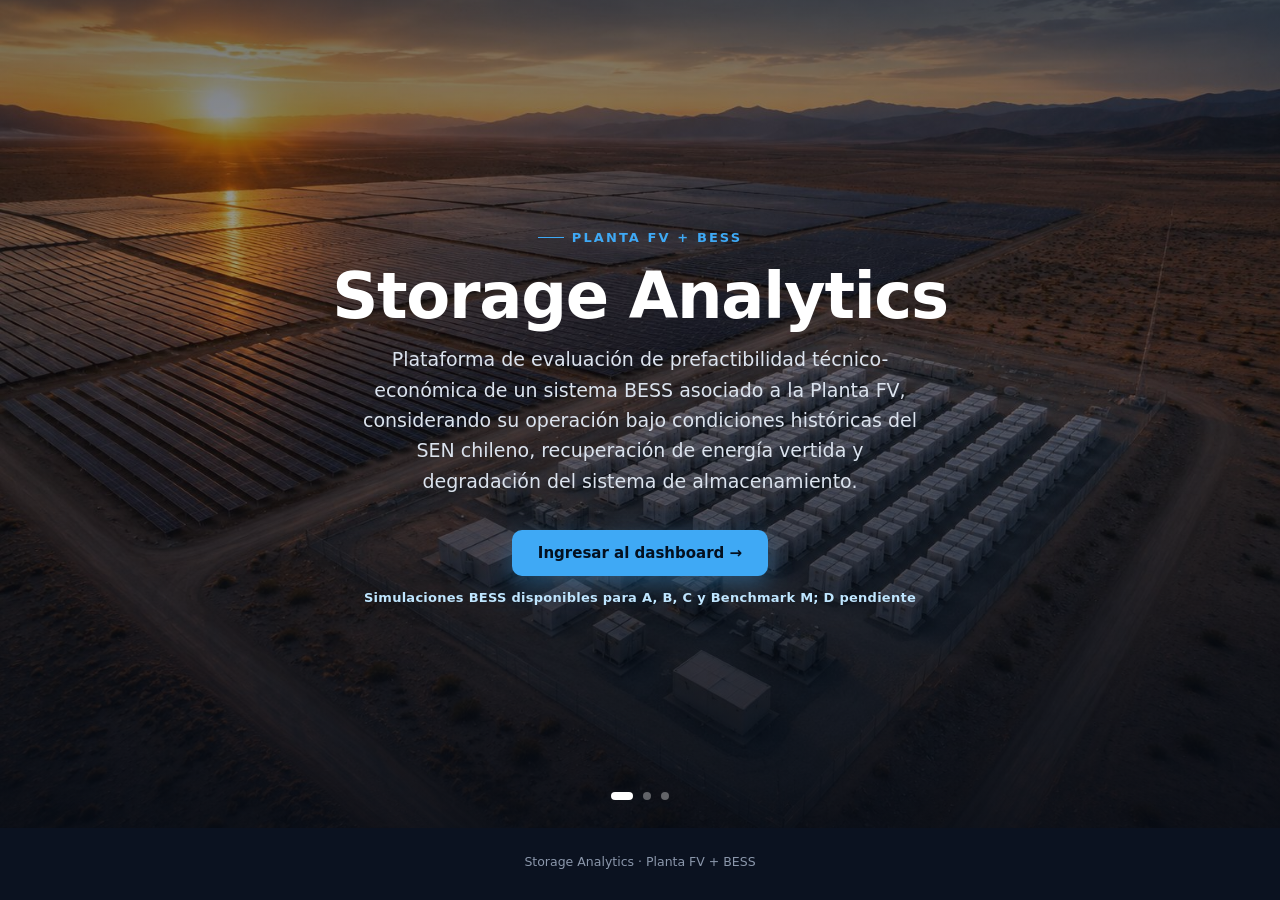
<file: index.html>
<!DOCTYPE html>
<html lang="es">
<head>
<meta charset="UTF-8" />
<meta name="viewport" content="width=device-width, initial-scale=1.0" />
<title>Storage Analytics | Planta FV + BESS</title>
<meta name="description" content="Análisis técnico de generación solar y almacenamiento. Recurso solar, modelación FV en SAM, contraste operacional CEN y reporte técnico del caso Planta FV + BESS." />
<link rel="canonical" href="https://storageanalytics.cl/" />
<style>
  :root{
    --ink:#0b1220;
    --paper:#f5f7fa;
    --accent:#3fa9f5;
  }
  *{box-sizing:border-box;}
  html,body{margin:0;padding:0;font-family:'Segoe UI',system-ui,-apple-system,sans-serif;background:var(--ink);color:#fff;}

  .hero{
    position:relative;
    height:92vh;min-height:600px;
    overflow:hidden;
    display:flex;flex-direction:column;
    justify-content:center;align-items:center;
    text-align:center;
  }
  .slide{
    position:absolute;inset:0;
    opacity:0;
    transition:opacity 1.6s ease;
    background-repeat:no-repeat;
    background-size:cover, cover;
    background-position:center, center;
    animation:kenburns 18s ease-in-out infinite;
  }
  .slide.active{opacity:1;}
  .slide::after{
    content:"";position:absolute;inset:0;
    background:linear-gradient(180deg, rgba(6,12,22,.55) 0%, rgba(6,12,22,.35) 40%, rgba(6,12,22,.85) 100%);
  }
  @keyframes kenburns{
    0%{transform:scale(1.0);}
    50%{transform:scale(1.08);}
    100%{transform:scale(1.0);}
  }

  /* Slide 1 - planta FV. Reemplaza assets/hero/hero-1.jpg por tu imagen; el gradiente queda como respaldo si la imagen no carga. */
  .slide-fv{
    background-image:
      url("assets/hero/hero-1.jpg"),
      radial-gradient(ellipse at 30% 20%, rgba(245,166,35,.55), transparent 55%),
      linear-gradient(150deg,#1b2a44 0%, #0e1626 60%);
  }
  /* Slide 2 - contenedores BESS. Reemplaza assets/hero/hero-2.jpg */
  .slide-bess{
    background-image:
      url("assets/hero/hero-2.jpg"),
      radial-gradient(ellipse at 70% 30%, rgba(34,197,139,.35), transparent 55%),
      linear-gradient(150deg,#0f2436 0%, #0a1420 65%);
  }
  /* Slide 3 - sala de control / operación de red. Reemplaza assets/hero/hero-3.jpg */
  .slide-grid{
    background-image:
      url("assets/hero/hero-3.jpg"),
      radial-gradient(ellipse at 50% 15%, rgba(63,169,245,.35), transparent 55%),
      linear-gradient(150deg,#111b2e 0%, #060a12 70%);
  }

  .hero-content{position:relative;z-index:2;max-width:760px;padding:0 24px;}
  .eyebrow{
    font-size:13px;letter-spacing:.16em;text-transform:uppercase;
    color:var(--accent);font-weight:600;margin-bottom:18px;
    display:inline-flex;align-items:center;gap:8px;
  }
  .eyebrow::before{content:"";width:26px;height:1px;background:var(--accent);display:inline-block;}
  .hero h1{
    font-size:clamp(36px,6vw,64px);margin:0 0 14px;font-weight:800;letter-spacing:-.02em;
    line-height:1.05;
  }
  .hero p.lead{
    font-size:clamp(15px,1.9vw,19px);color:#dbe3ee;line-height:1.6;margin:0 auto 34px;max-width:560px;
  }
  .cta-row{display:flex;gap:14px;justify-content:center;flex-wrap:wrap;}
  .cta-note{
    margin:14px 0 0;
    color:#bfe6ff;
    font-size:13px;
    font-weight:700;
    letter-spacing:.02em;
  }
  .btn{
    display:inline-flex;align-items:center;gap:8px;
    padding:14px 26px;border-radius:10px;font-weight:700;font-size:15px;
    text-decoration:none;transition:transform .15s ease, box-shadow .15s ease;
  }
  .btn-primary{background:var(--accent);color:#04101f;box-shadow:0 8px 24px rgba(63,169,245,.35);}
  .btn-primary:hover{transform:translateY(-2px);}
  .btn-ghost{border:1px solid rgba(255,255,255,.3);color:#fff;}
  .btn-ghost:hover{background:rgba(255,255,255,.08);}

  .dots{position:absolute;bottom:28px;left:0;right:0;z-index:2;display:flex;gap:10px;justify-content:center;}
  .dot{width:8px;height:8px;border-radius:50%;background:rgba(255,255,255,.35);cursor:pointer;transition:.2s;border:none;padding:0;}
  .dot.active{background:#fff;width:22px;border-radius:5px;}

  footer.site-footer{
    background:var(--ink);color:#8b97ab;text-align:center;
    padding:26px;font-size:12.5px;
  }
</style>
</head>
<body>

  <section class="hero">
    <div class="slide slide-fv active"></div>
    <div class="slide slide-bess"></div>
    <div class="slide slide-grid"></div>

    <div class="hero-content">
      <div class="eyebrow">Planta FV + BESS</div>
      <h1>Storage Analytics</h1>
      <p class="lead">
        Plataforma de evaluación de prefactibilidad técnico-económica de un sistema BESS asociado a la Planta FV,
        considerando su operación bajo condiciones históricas del SEN chileno, recuperación de energía
        vertida y degradación del sistema de almacenamiento.
      </p>
      <div class="cta-row">
        <a class="btn btn-primary" href="dashboard/">Ingresar al dashboard →</a>
      </div>
      <p class="cta-note">Simulaciones BESS disponibles para A, B, C y Benchmark M; D pendiente</p>
    </div>

    <div class="dots">
      <button class="dot active" data-i="0" aria-label="Planta FV"></button>
      <button class="dot" data-i="1" aria-label="Contenedores BESS"></button>
      <button class="dot" data-i="2" aria-label="Sala de control"></button>
    </div>
  </section>

  <footer class="site-footer">Storage Analytics · Planta FV + BESS</footer>

<script>
  const slides = document.querySelectorAll('.slide');
  const dots = document.querySelectorAll('.dot');
  let i = 0;
  let timer = setInterval(nextSlide, 5000);

  function goTo(target){
    slides[i].classList.remove('active');
    dots[i].classList.remove('active');
    i = target;
    slides[i].classList.add('active');
    dots[i].classList.add('active');
  }
  function nextSlide(){ goTo((i + 1) % slides.length); }

  dots.forEach(d => d.addEventListener('click', () => {
    clearInterval(timer);
    goTo(parseInt(d.dataset.i, 10));
    timer = setInterval(nextSlide, 5000);
  }));
</script>
</body>
</html>
</file>
